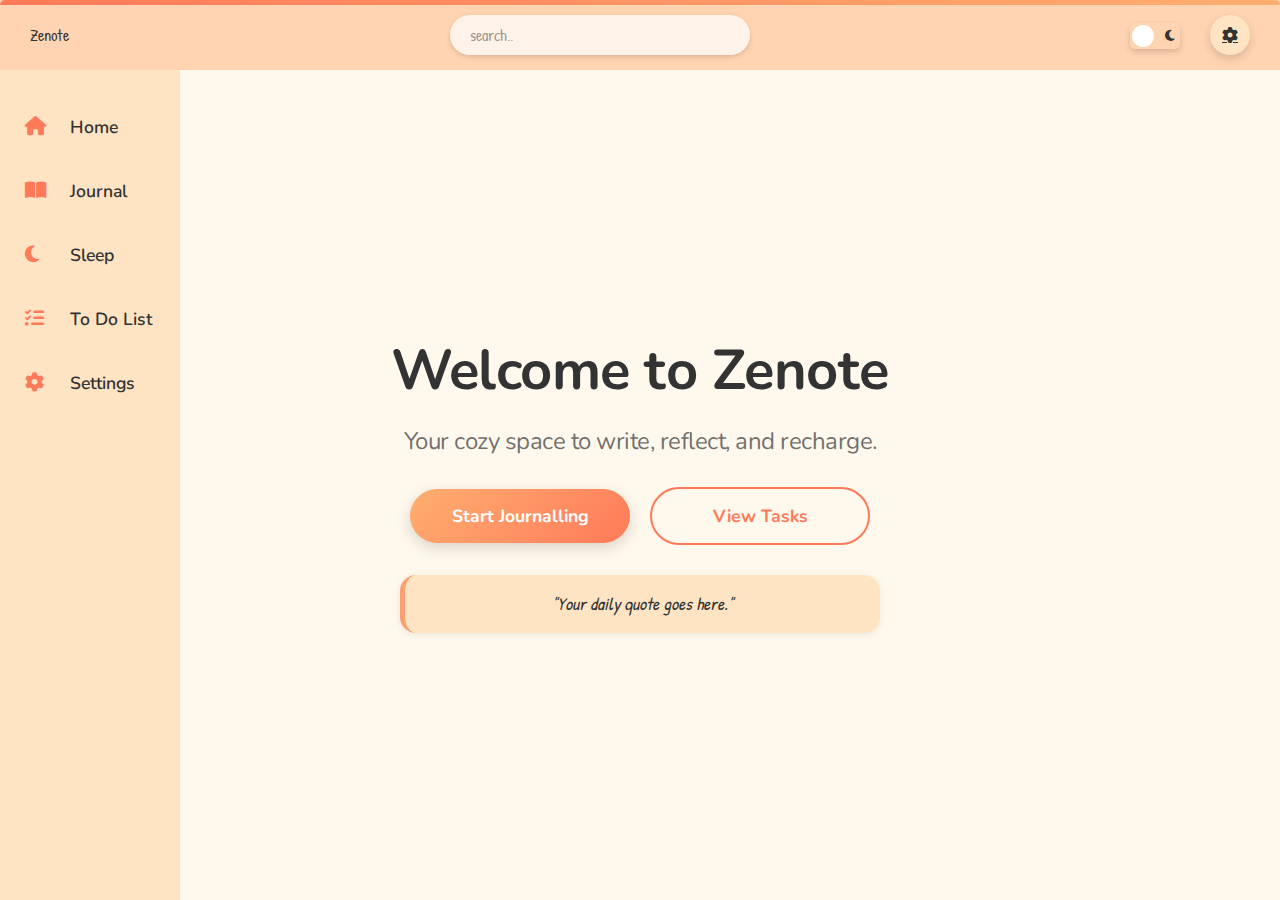
<file: index.html>
<!DOCTYPE html>
<html lang="en" data-theme="light" data-color="default">
<head>
    <meta charset="UTF-8" />
    <meta name="viewport" content="width=device-width, initial-scale=1.0">
    <!-- Favicon -->
    <link rel="icon" href="assets/icons/favicon.ico" type="image/x-icon">
    <title>Zenote</title>
    <!-- Google Fonts -->
    <link href="https://fonts.googleapis.com/css2?family=Nunito:wght@400;700;800&family=Patrick+Hand&display=swap"
        rel="stylesheet">
    <link rel="stylesheet" href="https://cdnjs.cloudflare.com/ajax/libs/font-awesome/6.5.0/css/all.min.css" />
    <link rel="stylesheet" href="css/style.css">
    <link rel="stylesheet" href="css/theme.css">
    <link rel="stylesheet" href="css/animations.css">
</head>

<body id="fade-up">
    <!-- Navbar -->
    <nav class="navbar">
        <div class="hamburger" id="hamburger">
            <i class="fas fa-bars"></i>
        </div>
        <div class="logo">Zenote</div>
        <input type="text" placeholder="search.." id="search-bar" aria-label="Search Pages">
        <div id="search-results" class="search-results"></div>

        <div class="nav-items">
            <div id="theme-toggle">
                <input type="checkbox" class="checkbox" id="checkbox">
                <label for="checkbox" class="checkbox-label">
                    <i class="fas fa-sun"></i>
                    <i class="fas fa-moon"></i>
                    <span class="ball"></span>
                </label>
            </div>

            <a href="pages/setting.html" class="settings-icon">
                <i class="fas fa-cog"></i>
            </a>
        </div>
    </nav>

    <!-- Sidebar -->
    <aside class="sidebar">
        <ul>
            <li><a href="index.html"><i class="fas fa-home"></i> Home</a></li>
            <li><a href="pages/journal.html"><i class="fas fa-book-open"></i> Journal</a></li>
            <li><a href="pages/sleep.html"><i class="fas fa-moon"></i> Sleep</a></li>
            <li><a href="pages/todolist.html"><i class="fas fa-list-check"></i> To Do List</a></li>
            <li><a href="pages/setting.html"><i class="fas fa-cog"></i> Settings</a></li>
        </ul>
    </aside>

    <!-- Home Page -->
    <main id="home">
        <h1>Welcome to Zenote</h1>
        <h2>Your cozy space to write, reflect, and recharge.</h2>
        <div class="button-group">
            <button class="gotoJournal">Start Journalling</button>
            <button class="gotoTasks">View Tasks</button>
        </div>
        <div id="quoteBox"></div>
    </main>

    <script src="js/app.js"></script>

</body>

</html>
</file>
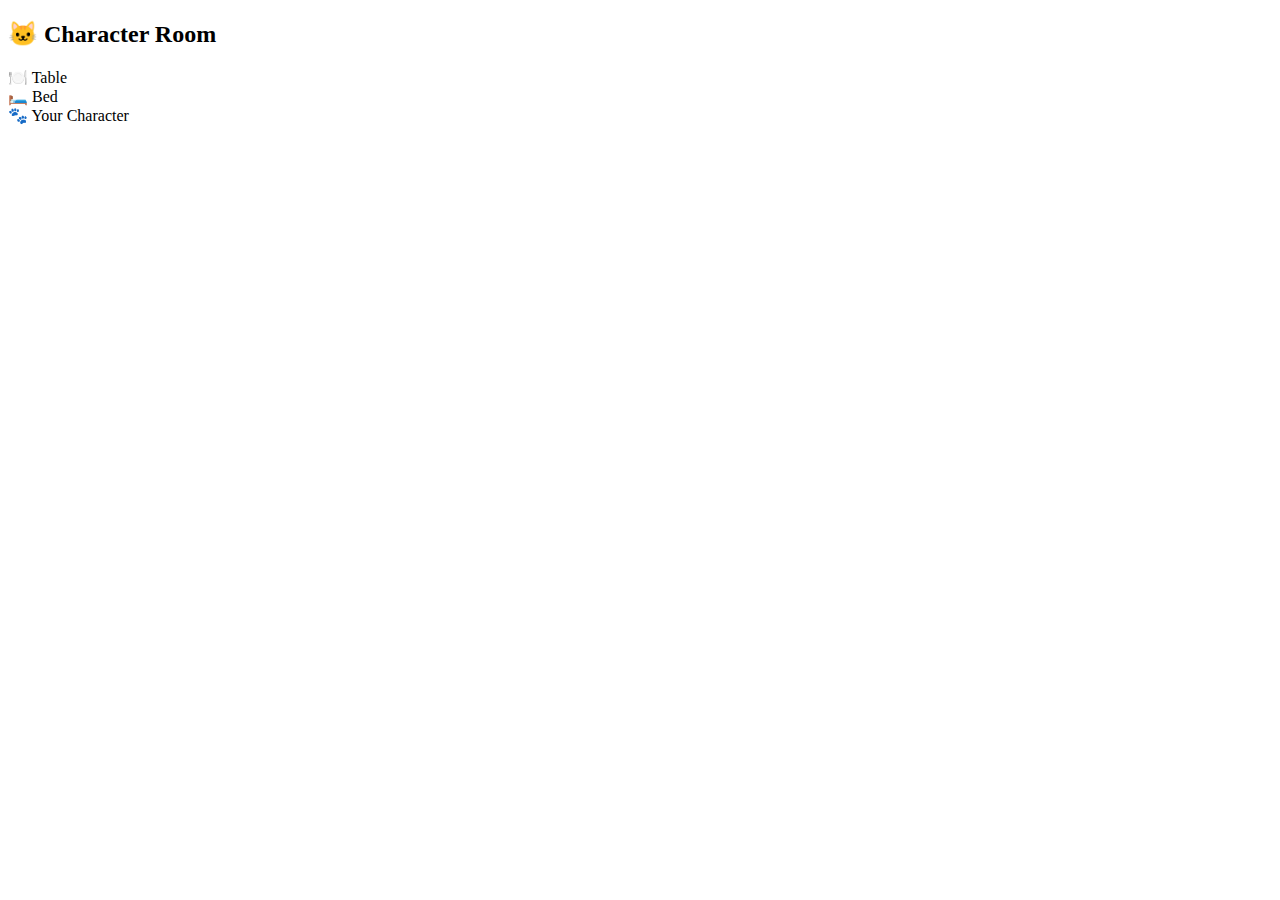
<file: pages/character.html>
<!DOCTYPE html>
<html lang="en">

<head>
    <meta charset="UTF-8">
    <meta name="viewport" content="width=device-width, initial-scale=1.0">
    <title>Document</title>
</head>

<body>
    <section id="character" class="section character-room">
        <h2>🐱 Character Room</h2>
        <div class="room">
            <div class="table">🍽️ Table</div>
            <div class="bed">🛏️ Bed</div>
            <div class="character">🐾 Your Character</div>
        </div>
    </section>
</body>

</html>
</file>
<file: css/style.css>
/* === STRUCTURAL VARIABLES === */
:root {
    /* Sizes */
    --border-radius: 20px;
    --nav-height: clamp(60px, 8vh, 70px);
    --sidebar-width: clamp(160px, 15vw, 180px);
    --transition-speed: 0.3s;
    --hover-brightness: 1.05;
}

/* === BASE STYLES === */
* {
    margin: 0;
    padding: 0;
    box-sizing: border-box;
    transition:
        background-color var(--transition-speed),
        color var(--transition-speed);
}

body {
    font-family: 'Patrick Hand', cursive;
    background-color: var(--background-color);
    color: var(--text-color);
    min-height: 100vh;
    overflow-x: hidden;
}

h1,
h2 {
    font-family: 'Nunito', sans-serif;
    font-weight: 700;
    letter-spacing: -0.5px;
}

/* === NAVBAR STYLES === */
.navbar {
    display: flex;
    justify-content: space-between;
    align-items: center;
    height: var(--nav-height);
    padding: 0 clamp(15px, 3vw, 30px);
    background: var(--navbar-bg);
    position: fixed;
    top: 0;
    left: 0;
    right: 0;
    z-index: 100;
    transition: all var(--transition-speed) ease;
}

.navbar::before {
    content: '';
    position: absolute;
    top: 0;
    left: 0;
    right: 0;
    height: 5px;
    background: linear-gradient(90deg, var(--primary-color), var(--secondary-color));
    border-radius: 5px 5px 0 0;
}

/* Search Bar */
#search-bar {
    width: clamp(200px, 25vw, 300px);
    height: clamp(36px, 5vh, 40px);
    padding: 0 clamp(15px, 2vw, 20px);
    border: none;
    border-radius: 50px;
    background: rgba(255, 255, 255, 0.7);
    box-shadow: 0 2px 5px var(--shadow-color);
    font-family: 'Patrick Hand', cursive;
    font-size: clamp(0.9rem, 2vw, 1rem);
    transition: all var(--transition-speed) ease;
    outline: none;
    position: relative;
}

#search-bar::placeholder {
    color: var(--text-light);
    opacity: 0.7;
}

#search-bar:focus {
    width: clamp(220px, 28vw, 350px);
    background: rgba(255, 255, 255, 0.9);
}

/* Theme Toggle */
.checkbox {
    opacity: 0;
    position: absolute;
}

.checkbox-label {
    background: var(--color-sidebar);
    width: clamp(45px, 6vw, 50px);
    height: clamp(24px, 3.5vw, 26px);
    margin-bottom: 13px;
    border-radius: 5px;
    position: relative;
    padding: 5px;
    cursor: pointer;
    display: flex;
    justify-content: space-between;
    align-items: center;
    box-shadow: 0 3px 6px var(--shadow-color);
    transition: all var(--transition-speed) ease;
    margin-top: clamp(10px, 2vh, 15px);
}

.fa-moon,
.fa-sun {
    color: var(--color-text);
    font-size: clamp(0.7rem, 1.5vw, 0.8rem);
    z-index: 2;
}

.checkbox-label .ball {
    background-color: white;
    width: clamp(20px, 3vw, 22px);
    height: clamp(20px, 3vw, 22px);
    position: absolute;
    left: 2px;
    top: 2px;
    border-radius: 50%;
    transition: transform var(--transition-speed) ease;
    z-index: 3;
}

.checkbox:checked+.checkbox-label .ball {
    transform: translateX(clamp(21px, 3vw, 24px));
}

/* Settings Icon */
.settings-icon {
    width: clamp(36px, 5vw, 40px);
    height: clamp(36px, 5vw, 40px);
    border-radius: 50%;
    background: var(--card-bg);
    display: flex;
    justify-content: center;
    align-items: center;
    margin-left: clamp(10px, 2vw, 15px);
    transition: all var(--transition-speed) ease;
    box-shadow: 0 4px 10px var(--shadow-color);
    color: var(--color-text);
}

.settings-icon:hover {
    transform: scale(1.1);
    background: linear-gradient(135deg, var(--primary-color), var(--secondary-color));
    color: white;
    box-shadow: 0 6px 15px var(--shadow-color);
}

.nav-items {
    display: flex;
    align-items: center;
    gap: clamp(10px, 2vw, 15px);
}

/* === SIDEBAR STYLES === */
.sidebar {
    position: fixed;
    top: var(--nav-height);
    left: 0;
    width: var(--sidebar-width);
    height: calc(100vh - var(--nav-height));
    background: var(--sidebar-bg);
    padding: clamp(15px, 3vw, 20px) 0;
    z-index: 90;
    transition: transform var(--transition-speed) ease;
}

.sidebar ul {
    list-style: none;
    padding: 0;
}

.sidebar li {
    margin: clamp(8px, 1.5vw, 10px) 0;
    padding: 0 5px;
}

.sidebar a {
    display: flex;
    align-items: center;
    padding: clamp(12px, 2vw, 15px) clamp(15px, 2.5vw, 20px);
    border-radius: var(--border-radius);
    text-decoration: none;
    color: var(--text-color);
    font-family: 'Nunito', sans-serif;
    font-weight: 600;
    font-size: clamp(1rem, 2vw, 1.1rem);
    transition: all var(--transition-speed) ease;
    position: relative;
    overflow: hidden;
}

.sidebar a::before {
    content: '';
    position: absolute;
    top: 0;
    left: 0;
    width: 5px;
    height: 100%;
    background: linear-gradient(to bottom, var(--primary-color), var(--secondary-color));
    transform: translateX(-10px);
    transition: transform var(--transition-speed) ease;
}

.sidebar a:hover {
    background: rgba(139, 199, 255, 0.1);
    transform: translateX(5px);
}

.sidebar a:hover::before {
    transform: translateX(0);
}

.sidebar i {
    width: clamp(25px, 4vw, 30px);
    font-size: clamp(1.1rem, 2vw, 1.2rem);
    margin-right: clamp(10px, 2vw, 15px);
    color: var(--primary-color);
}

/* === HOME PAGE STYLES === */
#home {
    min-height: 100vh;
    padding: clamp(20px, 5vw, 40px);
    padding-top: calc(var(--nav-height) + clamp(20px, 5vh, 40px));
    display: flex;
    flex-direction: column;
    justify-content: center;
    align-items: center;
    text-align: center;
    position: relative;
    background: var(--color-bg);
}

#home h1 {
    font-size: clamp(2.2rem, 6vw, 3.5rem);
    margin-bottom: clamp(15px, 3vw, 20px);
    line-height: 1.2;
    max-width: clamp(90%, 600px, 95%);
    color: var(--color-text);
}

#home h2 {
    font-size: clamp(1.1rem, 3vw, 1.5rem);
    font-weight: 400;
    margin-bottom: clamp(20px, 4vw, 30px);
    color: var(--text-light);
    max-width: clamp(90%, 600px, 95%);
}

/* Buttons */
.button-group {
    display: flex;
    flex-direction: row;
    justify-content: center;
    align-items: center;
    gap: clamp(15px, 3vw, 20px);
    margin-bottom: clamp(20px, 4vw, 30px);
    flex-wrap: wrap;
}

.gotoJournal,
.gotoTasks {
    font-family: 'Nunito', sans-serif;
    font-weight: 700;
    font-size: clamp(1rem, 2vw, 1.1rem);
    padding: clamp(12px, 2vw, 15px) clamp(25px, 4vw, 30px);
    border-radius: 50px;
    cursor: pointer;
    transition: all var(--transition-speed) ease;
    position: relative;
    z-index: 1;
    width: clamp(200px, 40vw, 220px);
    text-align: center;
}

.gotoJournal {
    background: linear-gradient(135deg, var(--secondary-color), var(--primary-color));
    color: white;
    border: none;
    box-shadow: 0 5px 15px var(--shadow-color);
}

.gotoTasks {
    background: transparent;
    color: var(--primary-color);
    border: 2px solid var(--primary-color);
    box-shadow: none;
}

.gotoJournal:hover {
    background: transparent;
    color: var(--primary-color);
}

.gotoTasks:hover {
    background: linear-gradient(270deg, var(--secondary-color), var(--primary-color));
    color: white;
}

/* Quote Box */
#quoteBox {
    background: var(--card-bg);
    padding: clamp(15px, 3vw, 25px);
    border-radius: var(--border-radius);
    font-size: clamp(1.1rem, 2.5vw, 1.4rem);
    font-style: italic;
    max-width: clamp(90%, 600px, 95%);
    margin-top: clamp(15px, 3vw, 20px);
    position: relative;
    border-left: 5px solid var(--accent-color);
}

/* Search Results */
.search-results {
    position: absolute;
    background: var(--card-bg, white);
    border: 1px solid var(--text-light);
    border-radius: 12px;
    max-width: clamp(250px, 80vw, 350px);
    width: 90%;
    top: calc(var(--nav-height) + 10px);
    left: 50%;
    transform: translateX(-50%);
    z-index: 1000;
    box-shadow: 0 4px 12px rgba(0, 0, 0, 0.15);
    max-height: 300px;
    overflow-y: auto;
    padding: clamp(10px, 2vw, 15px);
    scrollbar-width: thin;
    scrollbar-color: var(--primary-color) var(--card-bg);
}

.search-results::-webkit-scrollbar {
    width: 8px;
}

.search-results::-webkit-scrollbar-track {
    background: var(--card-bg);
    border-radius: 12px;
}

.search-results::-webkit-scrollbar-thumb {
    background: var(--primary-color);
    border-radius: 12px;
}

.search-result-item {
    padding: clamp(8px, 1.5vw, 12px) clamp(12px, 2vw, 15px);
    cursor: pointer;
    transition: all var(--transition-speed) ease;
    font-size: clamp(0.9rem, 2vw, 1rem);
    color: var(--text-color);
    border-radius: 8px;
    display: flex;
    align-items: center;
    gap: 10px;
}

.search-result-item:hover,
.search-result-item:focus {
    background: linear-gradient(90deg, rgba(139, 199, 255, 0.1), rgba(139, 199, 255, 0.2));
    transform: translateX(5px);
    outline: none;
}

.search-result-item:active {
    background: rgba(139, 199, 255, 0.3);
}

/* Hamburger Menu */
.hamburger {
    display: none;
    cursor: pointer;
    font-size: clamp(1.5rem, 3vw, 1.8rem);
    color: var(--text-color);
}

/* === RESPONSIVE STYLES === */
@media (max-width: 1024px) {
    :root {
        --sidebar-width: clamp(140px, 14vw, 160px);
    }

    .navbar {
        padding: 0 clamp(10px, 2vw, 20px);
    }

    #search-bar {
        width: clamp(180px, 22vw, 250px);
    }

    #search-bar:focus {
        width: clamp(200px, 25vw, 280px);
    }

    .sidebar a {
        padding: clamp(10px, 1.5vw, 12px) clamp(12px, 2vw, 15px);
        font-size: clamp(0.9rem, 1.8vw, 1rem);
    }

    .sidebar i {
        font-size: clamp(1rem, 1.8vw, 1.1rem);
        margin-right: clamp(8px, 1.5vw, 10px);
    }

    #home {
        padding: clamp(15px, 4vw, 30px);
    }

    #home h1 {
        font-size: clamp(2rem, 5vw, 3rem);
    }

    #home h2 {
        font-size: clamp(1rem, 2.5vw, 1.3rem);
    }

    .gotoJournal,
    .gotoTasks {
        width: clamp(180px, 35vw, 200px);
        padding: clamp(10px, 1.5vw, 13px) clamp(20px, 3vw, 25px);
    }

    #quoteBox {
        padding: clamp(12px, 2.5vw, 20px);
        font-size: clamp(1rem, 2vw, 1.2rem);
    }

    .search-results {
        max-width: clamp(220px, 75vw, 300px);
    }
}

@media (max-width: 768px) {
    :root {
        --border-radius: 16px;
        --nav-height: clamp(50px, 7vh, 60px);
        --sidebar-width: 0;
    }

    .navbar {
        padding: 0 clamp(8px, 1.5vw, 15px);
    }

    #search-bar {
        width: clamp(140px, 40vw, 160px);
        height: clamp(32px, 4.5vh, 36px);
        padding: 0 clamp(10px, 1.5vw, 15px);
    }

    #search-bar:focus {
        width: clamp(160px, 45vw, 200px);
    }

    .settings-icon {
        width: clamp(32px, 4.5vw, 36px);
        height: clamp(32px, 4.5vw, 36px);
        margin-left: clamp(8px, 1.5vw, 10px);
    }

    .checkbox-label {
        width: clamp(40px, 5.5vw, 45px);
        height: clamp(22px, 3vw, 24px);
        margin-top: clamp(8px, 1.5vh, 12px);
    }

    .checkbox-label .ball {
        width: clamp(18px, 2.5vw, 20px);
        height: clamp(18px, 2.5vw, 20px);
    }

    .checkbox:checked+.checkbox-label .ball {
        transform: translateX(clamp(18px, 2.5vw, 21px));
    }

    .sidebar {
        width: clamp(200px, 60vw, 250px);
        transform: translateX(-100%);
        box-shadow: 3px 0 15px rgba(0, 0, 0, 0.1);
    }

    .sidebar.active {
        transform: translateX(0);
    }

    .hamburger {
        display: block;
        margin-left: clamp(10px, 2vw, 15px);
    }

    .sidebar a:hover {
        transform: none;
    }

    #home {
        padding: clamp(15px, 3vw, 20px);
        padding-top: calc(var(--nav-height) + clamp(15px, 3vh, 20px));
    }

    #home h1 {
        font-size: clamp(1.8rem, 4.5vw, 2.2rem);
    }

    #home h2 {
        font-size: clamp(0.9rem, 2vw, 1.1rem);
    }

    .button-group {
        flex-direction: column;
        gap: clamp(10px, 2vw, 15px);
    }

    .gotoJournal,
    .gotoTasks {
        width: clamp(90%, 280px, 100%);
    }

    #quoteBox {
        padding: clamp(10px, 2vw, 15px);
        font-size: clamp(0.9rem, 1.8vw, 1.1rem);
    }

    .search-results {
        max-width: clamp(90%, 250px, 95%);
        top: calc(var(--nav-height) + 8px);
        max-height: 250px;
    }

    .search-result-item {
        padding: clamp(6px, 1vw, 10px) clamp(10px, 1.5vw, 12px);
        font-size: clamp(0.8rem, 1.8vw, 0.9rem);
    }
}

@media (max-width: 480px) {
    .navbar {
        padding: 0 clamp(5px, 1vw, 10px);
    }

    #search-bar {
        width: clamp(120px, 35vw, 140px);
        height: clamp(30px, 4vh, 32px);
    }

    #search-bar:focus {
        width: clamp(140px, 40vw, 160px);
    }

    .settings-icon {
        width: clamp(30px, 4vw, 32px);
        height: clamp(30px, 4vw, 32px);
    }

    .hamburger {
        font-size: clamp(1.3rem, 2.5vw, 1.5rem);
    }

    .sidebar {
        width: clamp(180px, 80vw, 220px);
    }

    #home {
        padding: clamp(10px, 2vw, 15px);
    }

    #home h1 {
        font-size: clamp(1.6rem, 4vw, 1.8rem);
    }

    #home h2 {
        font-size: clamp(0.8rem, 1.8vw, 0.9rem);
    }

    .gotoJournal,
    .gotoTasks {
        padding: clamp(10px, 1.5vw, 12px) clamp(15px, 2.5vw, 20px);
    }

    .search-results {
        max-width: clamp(85%, 220px, 90%);
        padding: clamp(8px, 1.5vw, 10px);
    }
}

/* === UTILITY CLASSES FOR RESPONSIVENESS === */
@media (max-width: 768px) {
    .mobile-hidden {
        display: none !important;
    }
}

@media (min-width: 769px) {
    .desktop-only {
        display: block !important;
    }
}

/* Search Results */
.search-results {
    position: absolute;
    background: var(--card-bg, white);
    border: 1px solid var(--text-light);
    border-radius: 12px;
    max-width: clamp(250px, 80vw, 350px);
    width: 90%;
    top: calc(var(--nav-height) + 10px);
    left: 50%;
    transform: translateX(-50%);
    z-index: 1000;
    box-shadow: 0 4px 12px rgba(0, 0, 0, 0.15);
    max-height: 300px;
    overflow-y: auto;
    padding: clamp(10px, 2vw, 15px);
    scrollbar-width: thin;
    scrollbar-color: var(--primary-color) var(--card-bg);
    display: none;
    /* Hide by default */
    opacity: 0;
    transition: opacity var(--transition-speed) ease, display var(--transition-speed) ease;
}

.search-results.active {
    display: block;
    /* Show when active */
    opacity: 1;
}

.hidden-body > *:not(#site-loader) {
    visibility: hidden !important;
    pointer-events: none !important;
    height: 0 !important;
    overflow: hidden !important;
}
</file>
<file: css/theme.css>
/* ================================
           🍑 Default Peach Theme
           ================================ */
 [data-theme="light"][data-color="default"] {
     --background-color: #fff8ec;
     --text-color: #333;
     --primary-color: #ff7a59;
     --secondary-color: #ffae70;
     --accent-color: #ff9e70;
     --navbar-bg: #ffd4b2;
     --sidebar-bg: #ffe4c4;
     --card-bg: #ffe4c4;
     --text-light: rgba(51, 51, 51, 0.7);
     --shadow-color: rgba(0, 0, 0, 0.15);
     --border-color: rgba(255, 255, 255, 0.5);
     /* Graph Colors */
     --graph-color-1: #ff7a59;
     --graph-color-2: #ffae70;
     --graph-color-3: #ff9e70;
     --graph-color-4: #ffb380;
     --graph-color-5: #ffd4b2;
     --graph-color-6: #ffc29c;
     --graph-color-7: #ff9b6e;
 }

 [data-theme="dark"][data-color="default"] {
     --background-color: #1f1a17;
     --text-color: #f7dcd0;
     --primary-color: #ffae70;
     --secondary-color: #ff7a59;
     --accent-color: #ff9e70;
     --navbar-bg: #4d3427;
     --sidebar-bg: #5a4032;
     --card-bg: #3b2a1f;
     --text-light: rgba(255, 228, 200, 0.7);
     --shadow-color: rgba(0, 0, 0, 0.3);
     --border-color: rgba(255, 255, 255, 0.1);
     /* Graph Colors */
     --graph-color-1: #ffae70;
     --graph-color-2: #ff7a59;
     --graph-color-3: #ff9e70;
     --graph-color-4: #ff8f5c;
     --graph-color-5: #ffc08d;
     --graph-color-6: #ffa97b;
     --graph-color-7: #ff8d5a;
 }

 /* ================================
           🔴 Red Theme
           ================================ */
 [data-theme="light"][data-color="red"] {
     --background-color: #fff0f0;
     --text-color: #330000;
     --primary-color: #ff4d4d;
     --secondary-color: #ff9999;
     --accent-color: #ff6666;
     --navbar-bg: #ffcccc;
     --sidebar-bg: #ffe6e6;
     --card-bg: #ffe6e6;
     --text-light: rgba(51, 0, 0, 0.7);
     --shadow-color: rgba(0, 0, 0, 0.15);
     --border-color: rgba(255, 255, 255, 0.5);
     /* Graph Colors */
     --graph-color-1: #ff4d4d;
     --graph-color-2: #ff9999;
     --graph-color-3: #ff6666;
     --graph-color-4: #ff8080;
     --graph-color-5: #ffb3b3;
     --graph-color-6: #ff7373;
     --graph-color-7: #ff5c5c;
 }

 [data-theme="dark"][data-color="red"] {
     --background-color: #1a0e0e;
     --text-color: #ffe6e6;
     --primary-color: #ff4d4d;
     --secondary-color: #990000;
     --accent-color: #660000;
     --navbar-bg: #3b0a0a;
     --sidebar-bg: #4d0000;
     --card-bg: #330000;
     --text-light: rgba(255, 230, 230, 0.7);
     --shadow-color: rgba(0, 0, 0, 0.3);
     --border-color: rgba(255, 255, 255, 0.1);
     /* Graph Colors */
     --graph-color-1: #ff4d4d;
     --graph-color-2: #990000;
     --graph-color-3: #660000;
     --graph-color-4: #b30000;
     --graph-color-5: #ff1a1a;
     --graph-color-6: #800000;
     --graph-color-7: #cc0000;
 }

 /* ================================
           🟣 Purple Theme
           ================================ */
 [data-theme="light"][data-color="purple"] {
     --background-color: #f7f0ff;
     --text-color: #2e003e;
     --primary-color: #b388eb;
     --secondary-color: #d8b4f8;
     --accent-color: #c084fc;
     --navbar-bg: #f0e0ff;
     --sidebar-bg: #e9d5ff;
     --card-bg: #f3e8ff;
     --text-light: rgba(46, 0, 62, 0.7);
     --shadow-color: rgba(0, 0, 0, 0.1);
     --border-color: rgba(255, 255, 255, 0.5);
     /* Graph Colors */
     --graph-color-1: #b388eb;
     --graph-color-2: #d8b4f8;
     --graph-color-3: #c084fc;
     --graph-color-4: #a56de0;
     --graph-color-5: #e0c0ff;
     --graph-color-6: #cda8f5;
     --graph-color-7: #9a6bcf;
 }

 [data-theme="dark"][data-color="purple"] {
     --background-color: #1d1329;
     --text-color: #f3e8ff;
     --primary-color: #d8b4f8;
     --secondary-color: #b388eb;
     --accent-color: #c084fc;
     --navbar-bg: #2f1e45;
     --sidebar-bg: #3b2757;
     --card-bg: #2a1d3a;
     --text-light: rgba(255, 240, 255, 0.7);
     --shadow-color: rgba(0, 0, 0, 0.3);
     --border-color: rgba(255, 255, 255, 0.1);
     /* Graph Colors */
     --graph-color-1: #d8b4f8;
     --graph-color-2: #b388eb;
     --graph-color-3: #c084fc;
     --graph-color-4: #9c5fdb;
     --graph-color-5: #e6c8ff;
     --graph-color-6: #cda0f0;
     --graph-color-7: #a36ee0;
 }

 /* ================================
           🔵 Blue Theme
           ================================ */
 [data-theme="light"][data-color="blue"] {
     --background-color: #edf6ff;
     --text-color: #003366;
     --primary-color: #6cb4ee;
     --secondary-color: #a3d8ff;
     --accent-color: #90cdf4;
     --navbar-bg: #d4ecff;
     --sidebar-bg: #e6f2ff;
     --card-bg: #f0faff;
     --text-light: rgba(0, 51, 102, 0.7);
     --shadow-color: rgba(0, 0, 0, 0.1);
     --border-color: rgba(255, 255, 255, 0.5);
     /* Graph Colors */
     --graph-color-1: #6cb4ee;
     --graph-color-2: #a3d8ff;
     --graph-color-3: #90cdf4;
     --graph-color-4: #4da6ff;
     --graph-color-5: #c2e4ff;
     --graph-color-6: #7fc3f5;
     --graph-color-7: #5aacef;
 }

 [data-theme="dark"][data-color="blue"] {
     --background-color: #0e1a26;
     --text-color: #e0f2ff;
     --primary-color: #6cb4ee;
     --secondary-color: #378fe6;
     --accent-color: #90cdf4;
     --navbar-bg: #1c2e40;
     --sidebar-bg: #22384d;
     --card-bg: #1a2638;
     --text-light: rgba(224, 242, 255, 0.7);
     --shadow-color: rgba(0, 0, 0, 0.3);
     --border-color: rgba(255, 255, 255, 0.1);
     /* Graph Colors */
     --graph-color-1: #6cb4ee;
     --graph-color-2: #378fe6;
     --graph-color-3: #90cdf4;
     --graph-color-4: #2a7bc8;
     --graph-color-5: #a0d1ff;
     --graph-color-6: #4f9be0;
     --graph-color-7: #3d8bd6;
 }

 /* ================================
           🟢 Green Theme
           ================================ */
 [data-theme="light"][data-color="green"] {
     --background-color: #f3fff5;
     --text-color: #1b3d2f;
     --primary-color: #7ed6a5;
     --secondary-color: #a8e6cf;
     --accent-color: #98fb98;
     --navbar-bg: #d5f5e3;
     --sidebar-bg: #e0f7ea;
     --card-bg: #eafff0;
     --text-light: rgba(27, 61, 47, 0.7);
     --shadow-color: rgba(0, 0, 0, 0.1);
     --border-color: rgba(255, 255, 255, 0.5);
     /* Graph Colors */
     --graph-color-1: #7ed6a5;
     --graph-color-2: #a8e6cf;
     --graph-color-3: #98fb98;
     --graph-color-4: #5ec991;
     --graph-color-5: #c8f0d5;
     --graph-color-6: #8de0b0;
     --graph-color-7: #6bd09d;
 }

 [data-theme="dark"][data-color="green"] {
     --background-color: #0d1f14;
     --text-color: #d8fdd9;
     --primary-color: #7ed6a5;
     --secondary-color: #55c57a;
     --accent-color: #98fb98;
     --navbar-bg: #143c26;
     --sidebar-bg: #1c5033;
     --card-bg: #173c29;
     --text-light: rgba(216, 253, 217, 0.7);
     --shadow-color: rgba(0, 0, 0, 0.3);
     --border-color: rgba(255, 255, 255, 0.1);
     /* Graph Colors */
     --graph-color-1: #7ed6a5;
     --graph-color-2: #55c57a;
     --graph-color-3: #98fb98;
     --graph-color-4: #43b36d;
     --graph-color-5: #a0e8bd;
     --graph-color-6: #68c992;
     --graph-color-7: #4ebd7e;
 }

 /* ================================
           🟡 Yellow Theme
           ================================ */
 [data-theme="light"][data-color="yellow"] {
     --background-color: #fffef0;
     --text-color: #4b3f00;
     --primary-color: #f9d976;
     --secondary-color: #fff6a3;
     --accent-color: #ffe066;
     --navbar-bg: #fff8c6;
     --sidebar-bg: #fffde7;
     --card-bg: #fff9cc;
     --text-light: rgba(75, 63, 0, 0.7);
     --shadow-color: rgba(0, 0, 0, 0.1);
     --border-color: rgba(255, 255, 255, 0.5);
     /* Graph Colors */
     --graph-color-1: #f9d976;
     --graph-color-2: #fff6a3;
     --graph-color-3: #ffe066;
     --graph-color-4: #f9ca24;
     --graph-color-5: #ffefb3;
     --graph-color-6: #ffe880;
     --graph-color-7: #f9d24d;
 }

 [data-theme="dark"][data-color="yellow"] {
     --background-color: #1f1d0f;
     --text-color: #fffce5;
     --primary-color: #ffe066;
     --secondary-color: #d4af37;
     --accent-color: #f9d976;
     --navbar-bg: #3d3812;
     --sidebar-bg: #4a4215;
     --card-bg: #2e2b0f;
     --text-light: rgba(255, 252, 229, 0.7);
     --shadow-color: rgba(0, 0, 0, 0.3);
     --border-color: rgba(255, 255, 255, 0.1);
     /* Graph Colors */
     --graph-color-1: #ffe066;
     --graph-color-2: #d4af37;
     --graph-color-3: #f9d976;
     --graph-color-4: #e6b800;
     --graph-color-5: #fff0a3;
     --graph-color-6: #e6c34d;
     --graph-color-7: #f9ca24;
 }

 /* ================================
           💖 Pink Theme
           ================================ */
 [data-theme="light"][data-color="pink"] {
     --background-color: #fff0f5;
     --text-color: #4d0036;
     --primary-color: #ff91af;
     --secondary-color: #ffb6c1;
     --accent-color: #f48fb1;
     --navbar-bg: #ffd6e8;
     --sidebar-bg: #ffe4ec;
     --card-bg: #fff0f8;
     --text-light: rgba(77, 0, 54, 0.7);
     --shadow-color: rgba(0, 0, 0, 0.1);
     --border-color: rgba(255, 255, 255, 0.5);
     /* Graph Colors */
     --graph-color-1: #ff91af;
     --graph-color-2: #ffb6c1;
     --graph-color-3: #f48fb1;
     --graph-color-4: #ff7aa2;
     --graph-color-5: #ffd1dc;
     --graph-color-6: #ffa5c0;
     --graph-color-7: #ff80ab;
 }

 [data-theme="dark"][data-color="pink"] {
     --background-color: #2c1a25;
     --text-color: #ffe9f0;
     --primary-color: #ff91af;
     --secondary-color: #c71585;
     --accent-color: #f48fb1;
     --navbar-bg: #3a1f2c;
     --sidebar-bg: #4a2c3a;
     --card-bg: #331a26;
     --text-light: rgba(255, 233, 240, 0.7);
     --shadow-color: rgba(0, 0, 0, 0.3);
     --border-color: rgba(255, 255, 255, 0.1);
     /* Graph Colors */
     --graph-color-1: #ff91af;
     --graph-color-2: #c71585;
     --graph-color-3: #f48fb1;
     --graph-color-4: #e75480;
     --graph-color-5: #ffc0cb;
     --graph-color-6: #f8a3ba;
     --graph-color-7: #ff6b94;
 }

 /* ================================
           ⚪ Pure White Theme
           ================================ */
 [data-theme="light"][data-color="white"] {
     --background-color: #ffffff;
     --text-color: #222;
     --primary-color: #666;
     --secondary-color: #aaa;
     --accent-color: #ccc;
     --navbar-bg: #f0f0f0;
     --sidebar-bg: #f8f8f8;
     --card-bg: #ffffff;
     --text-light: rgba(34, 34, 34, 0.6);
     --shadow-color: rgba(0, 0, 0, 0.08);
     --border-color: rgba(0, 0, 0, 0.1);
     /* Graph Colors */
     --graph-color-1: #666;
     --graph-color-2: #aaa;
     --graph-color-3: #ccc;
     --graph-color-4: #888;
     --graph-color-5: #e0e0e0;
     --graph-color-6: #999;
     --graph-color-7: #777;
 }

 [data-theme="dark"][data-color="white"] {
     --background-color: #1a1a1a;
     --text-color: #f1f1f1;
     --primary-color: #ccc;
     --secondary-color: #999;
     --accent-color: #aaa;
     --navbar-bg: #2c2c2c;
     --sidebar-bg: #333;
     --card-bg: #222;
     --text-light: rgba(241, 241, 241, 0.7);
     --shadow-color: rgba(0, 0, 0, 0.25);
     --border-color: rgba(255, 255, 255, 0.1);
     /* Graph Colors */
     --graph-color-1: #ccc;
     --graph-color-2: #999;
     --graph-color-3: #aaa;
     --graph-color-4: #ddd;
     --graph-color-5: #f0f0f0;
     --graph-color-6: #b3b3b3;
     --graph-color-7: #e0e0e0;
 }
</file>
<file: css/animations.css>
/* animations.css */
#fade-up {
    animation: fadeUp 0.8s ease-out;
}

@keyframes fadeUp {
    0% {
        opacity: 0;
        transform: translateY(20px);
    }

    100% {
        opacity: 1;
        transform: translateY(0);
    }
}

/* Subtle fade-scale effect for page transitions */
.fade-page, .fade-scale {
    animation: fadeScaleIn 0.9s cubic-bezier(0.23, 1, 0.32, 1);
}
@keyframes fadeScaleIn {
    0% {
        opacity: 0;
        transform: scale(0.97) translateY(18px);
        filter: blur(2px);
    }
    100% {
        opacity: 1;
        transform: scale(1) translateY(0);
        filter: blur(0);
    }
}

/* Cute bouncing bunny loader */
.bunny-loader {
    position: fixed;
    top: 0; left: 0; right: 0; bottom: 0;
    width: 100vw;
    height: 100vh;
    z-index: 9999;
    background: var(--background-color, #fff8ec);
    display: flex;
    align-items: center;
    justify-content: center;
}
.bunny-loader .bunny {
    width: 80px;
    height: 80px;
    background: url('../assets/character/happy.png') center/contain no-repeat;
    animation: bunnyBounce 1.1s infinite cubic-bezier(0.68, -0.55, 0.27, 1.55);
}
.bunny-loader .shadow {
    position: absolute;
    bottom: 18%;
    left: 50%;
    width: 56px;
    height: 18px;
    background: rgba(0,0,0,0.10);
    border-radius: 50%;
    transform: translateX(-50%);
    animation: shadowShrink 1.1s infinite cubic-bezier(0.68, -0.55, 0.27, 1.55);
}
@keyframes bunnyBounce {
    0%, 100% { transform: translateY(0); }
    50% { transform: translateY(-36px) scale(1.12); }
}
@keyframes shadowShrink {
    0%, 100% { width: 56px; opacity: 0.18; }
    50% { width: 32px; opacity: 0.10; }
}

/* Quote box fixed shape */
.quote-box, #quoteBox {
    min-height: 54px;
    max-height: 90px;
    padding: 1em 1.5em;
    border-radius: 16px;
    background: var(--card-bg, #fff8ec);
    box-shadow: 0 2px 8px rgba(0,0,0,0.07);
    display: flex;
    align-items: center;
    justify-content: center;
    text-align: center;
    font-size: 1.1rem;
    font-family: 'Patrick Hand', cursive, sans-serif;
    overflow: hidden;
    transition: background 0.3s, box-shadow 0.3s;
    margin: 0 auto;
    width: 100%;
    max-width: 480px;
}

/* Optional fade out for page transitions */
.fade-page-leave {
    animation: fadePageOut 0.7s cubic-bezier(0.23, 1, 0.32, 1) forwards;
}
@keyframes fadePageOut {
    0% {
        opacity: 1;
        filter: blur(0);
    }
    100% {
        opacity: 0;
        filter: blur(8px);
    }
}

textarea.burning {
    box-shadow: 0 0 20px 10px rgba(255, 100, 0, 0.5);
}

/* === Burn Effect Styles === */
.burn-effect {
    position: absolute;
    top: 0;
    left: 0;
    width: 120%;
    height: 120%;
    pointer-events: none;
    z-index: 10;
    mix-blend-mode: screen;
    opacity: 0.9;
    transform: scale(1) rotate(0deg);
    object-fit: cover;
    animation: flicker 1s infinite ease-in-out;
}

/* Optional flicker animation */
@keyframes flicker {
    0% {
        opacity: 0.85;
        transform: scale(1) rotate(0deg);
    }

    25% {
        opacity: 1;
        transform: scale(1.03) rotate(1deg);
    }

    50% {
        opacity: 0.9;
        transform: scale(0.98) rotate(-1deg);
    }

    75% {
        opacity: 1;
        transform: scale(1.01) rotate(0.5deg);
    }

    100% {
        opacity: 0.95;
        transform: scale(1) rotate(0deg);
    }
}

.tear-effect {
    background: url('https://i.imgur.com/eq2PPAq.png') center/contain no-repeat;
    background-size: cover;
    opacity: 0.7;
}

.fade-in {
    animation: fadeIn 0.8s ease-out;
}
@keyframes fadeIn {
    from { opacity: 0; }
    to { opacity: 1; }
}
</file>
